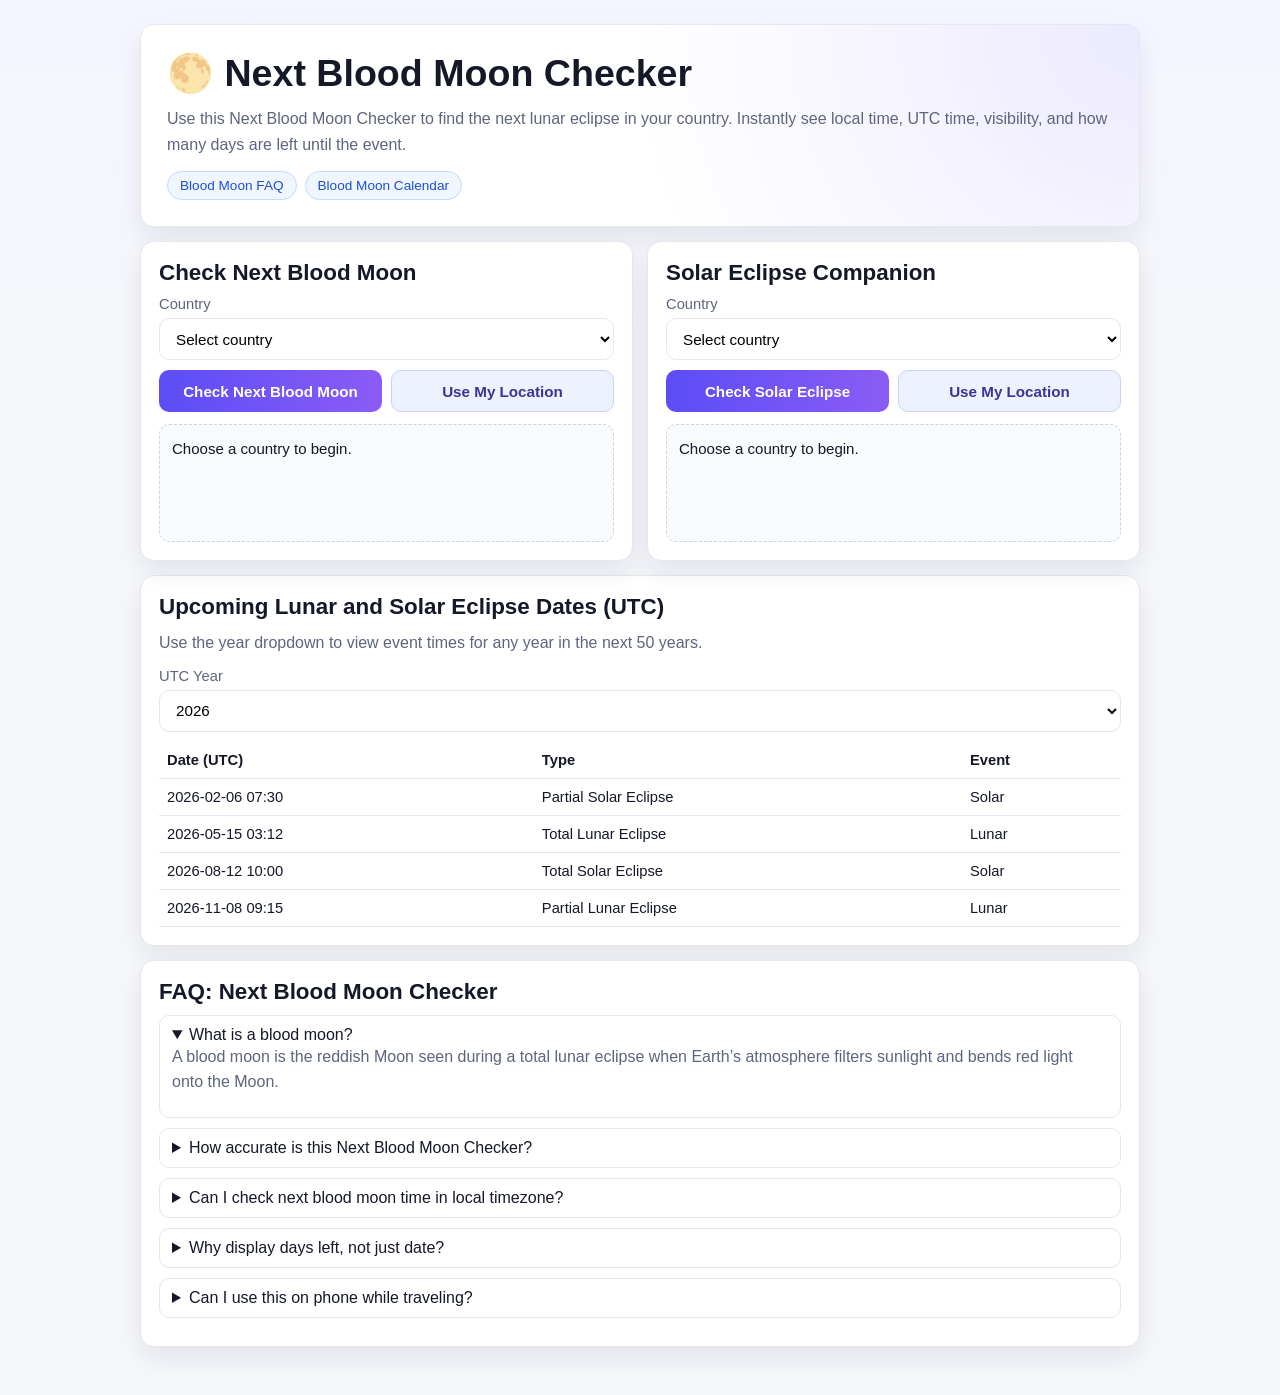
<file: index.html>
<!DOCTYPE html>
<html lang="en">
<head>
  <meta charset="UTF-8" />
  <meta name="viewport" content="width=device-width, initial-scale=1" />
  <title>Next Blood Moon Checker | Lunar Eclipse Countdown, Visibility & FAQ</title>
  <meta name="description" content="Next Blood Moon Checker helps you find the next blood moon date by country with local time, UTC time, visibility status, and a live days-left countdown." />
  <meta name="keywords" content="next blood moon checker, blood moon checker, next blood moon date, lunar eclipse countdown, blood moon visibility" />
  <meta name="robots" content="index,follow,max-image-preview:large" />
  <link rel="canonical" href="https://www.titaniumy.com/" />

  <style>
    :root {
      --bg: #f6f7fb;
      --card: #fff;
      --text: #141827;
      --muted: #5e657c;
      --accent: #5b4df6;
      --accent2: #8b5cf6;
      --ok: #0f9a85;
      --line: #e5e7eb;
      --radius: 14px;
      --shadow: 0 12px 26px rgba(10, 20, 50, 0.08);
    }
    * { box-sizing: border-box; }
    body {
      margin: 0;
      font-family: Inter, -apple-system, BlinkMacSystemFont, "Segoe UI", Roboto, Helvetica, Arial, sans-serif;
      color: var(--text);
      background: linear-gradient(180deg, #f4f5ff 0%, var(--bg) 330px);
    }
    .container {
      width: min(1000px, 92vw);
      margin: 0 auto;
      padding: 24px 0 48px;
    }
    .card {
      background: var(--card);
      border: 1px solid var(--line);
      border-radius: var(--radius);
      box-shadow: var(--shadow);
      padding: 18px;
    }
    .hero {
      background: radial-gradient(circle at right top, #eceaff 0%, #fff 50%);
      padding: 26px;
    }
    h1 { margin: 0 0 10px; line-height: 1.2; font-size: clamp(1.6rem, 4vw, 2.35rem); }
    h2 { margin: 0 0 10px; font-size: clamp(1.1rem, 2.4vw, 1.4rem); }
    p { margin: 0 0 12px; color: var(--muted); line-height: 1.6; }
    .toolbar { display: flex; gap: 8px; flex-wrap: wrap; margin-top: 14px; }
    .toolbar a {
      text-decoration: none;
      font-size: .85rem;
      color: #1d4ed8;
      background: #eff6ff;
      border: 1px solid #bfdbfe;
      border-radius: 999px;
      padding: 6px 12px;
    }
    .tool-grid {
      margin-top: 14px;
      display: grid;
      grid-template-columns: repeat(2, minmax(0, 1fr));
      gap: 14px;
    }
    label { display: block; font-size: .92rem; color: var(--muted); margin-bottom: 6px; }
    select, button {
      width: 100%; height: 42px; border-radius: 10px; padding: 0 12px; font-size: .95rem;
    }
    select { border: 1px solid var(--line); background: #fff; }
    button {
      cursor: pointer;
      border: 0;
      color: #fff;
      font-weight: 600;
      background: linear-gradient(90deg, var(--accent), var(--accent2));
    }
    .ghost { background: #eef2ff; color: #3c3298; border: 1px solid #c7d2fe; }
    .actions { margin-top: 10px; display: grid; grid-template-columns: 1fr 1fr; gap: 9px; }
    .result {
      margin-top: 12px;
      border: 1px dashed #cbd5e1;
      border-radius: 10px;
      background: #f8fafc;
      min-height: 118px;
      padding: 12px;
      font-size: .94rem;
      line-height: 1.55;
    }
    .kpi { margin-top: 8px; display: grid; grid-template-columns: repeat(4, minmax(0, 1fr)); gap: 8px; }
    .kpi div {
      border: 1px solid var(--line);
      border-radius: 10px;
      background: #fff;
      text-align: center;
      font-weight: 700;
      padding: 8px 4px;
    }
    .kpi span { display: block; font-size: .76rem; color: var(--muted); font-weight: 500; }
    table { width: 100%; border-collapse: collapse; font-size: .92rem; }
    th, td { border-bottom: 1px solid var(--line); padding: 10px 8px; text-align: left; }
    details {
      border: 1px solid var(--line);
      background: #fff;
      border-radius: 10px;
      padding: 10px 12px;
      margin-bottom: 10px;
    }
    @media (max-width: 780px) {
      .tool-grid, .actions, .kpi { grid-template-columns: 1fr; }
      .hero, .card { padding: 16px; }
    }
  </style>

  <script type="application/ld+json">
  {
    "@context": "https://schema.org",
    "@type": "FAQPage",
    "mainEntity": [
      {
        "@type": "Question",
        "name": "What is the Next Blood Moon Checker?",
        "acceptedAnswer": {
          "@type": "Answer",
          "text": "Next Blood Moon Checker is an online tool that shows the next lunar eclipse date, local time, UTC time, visibility by country, and a live countdown."
        }
      },
      {
        "@type": "Question",
        "name": "How does the Next Blood Moon Checker countdown work?",
        "acceptedAnswer": {
          "@type": "Answer",
          "text": "The countdown subtracts your current time from the next blood moon UTC timestamp and displays the remaining days, hours, minutes, and seconds."
        }
      },
      {
        "@type": "Question",
        "name": "Can I use Next Blood Moon Checker on mobile?",
        "acceptedAnswer": {
          "@type": "Answer",
          "text": "Yes. The page uses a mobile-friendly responsive layout and supports location-based country detection for quick checking."
        }
      },
      {
        "@type": "Question",
        "name": "Why might the blood moon be not visible in my country?",
        "acceptedAnswer": {
          "@type": "Answer",
          "text": "Visibility depends on Earth rotation, local horizon, and whether the eclipse happens during nighttime in your location."
        }
      }
    ]
  }
  </script>

  <script type="application/ld+json">
  {
    "@context": "https://schema.org",
    "@type": "SoftwareApplication",
    "name": "Next Blood Moon Checker",
    "applicationCategory": "UtilitiesApplication",
    "operatingSystem": "Web",
    "url": "https://www.titaniumy.com/",
    "description": "Find the next blood moon by country, including local time, UTC time, visibility, and live countdown.",
    "offers": {
      "@type": "Offer",
      "price": "0",
      "priceCurrency": "USD"
    },
    "featureList": [
      "Next blood moon lookup by country",
      "Live days-hours-minutes-seconds countdown",
      "Local time and UTC time display",
      "Visibility status",
      "Optional geolocation-based country guess"
    ]
  }
  </script>
</head>
<body>
  <main class="container">
    <section class="card hero">
      <h1>🌕 Next Blood Moon Checker</h1>
      <p>Use this Next Blood Moon Checker to find the next lunar eclipse in your country. Instantly see local time, UTC time, visibility, and how many days are left until the event.</p>
      <div class="toolbar">
        <a href="#faq">Blood Moon FAQ</a>
        <a href="#calendar">Blood Moon Calendar</a>
      </div>
    </section>

    <section class="tool-grid" aria-label="next blood moon checker tools">
      <article class="card">
        <h2>Check Next Blood Moon</h2>
        <label for="countrySelect">Country</label>
        <select id="countrySelect"><option value="">Select country</option></select>
        <div class="actions">
          <button id="checkLunar">Check Next Blood Moon</button>
          <button id="locateLunar" class="ghost">Use My Location</button>
        </div>
        <div id="lunarResult" class="result">Choose a country to begin.</div>
      </article>

      <article class="card">
        <h2>Solar Eclipse Companion</h2>
        <label for="solarCountrySelect">Country</label>
        <select id="solarCountrySelect"><option value="">Select country</option></select>
        <div class="actions">
          <button id="checkSolar">Check Solar Eclipse</button>
          <button id="locateSolar" class="ghost">Use My Location</button>
        </div>
        <div id="solarResult" class="result">Choose a country to begin.</div>
      </article>
    </section>

    <section id="calendar" class="card" style="margin-top:14px;">
      <h2>Upcoming Lunar and Solar Eclipse Dates (UTC)</h2>
      <p>Use the year dropdown to view event times for any year in the next 50 years.</p>
      <label for="calendarYearSelect">UTC Year</label>
      <select id="calendarYearSelect" aria-label="Select UTC year"></select>
      <table style="margin-top:10px;">
        <thead><tr><th>Date (UTC)</th><th>Type</th><th>Event</th></tr></thead>
        <tbody id="eventsTable"></tbody>
      </table>
    </section>

    <section id="faq" class="card" style="margin-top:14px;">
      <h2>FAQ: Next Blood Moon Checker</h2>
      <details open>
        <summary>What is a blood moon?</summary>
        <p>A blood moon is the reddish Moon seen during a total lunar eclipse when Earth’s atmosphere filters sunlight and bends red light onto the Moon.</p>
      </details>
      <details>
        <summary>How accurate is this Next Blood Moon Checker?</summary>
        <p>The countdown and conversion are time-accurate for the listed UTC event timestamps. Visibility is shown by country from the included dataset.</p>
      </details>
      <details>
        <summary>Can I check next blood moon time in local timezone?</summary>
        <p>Yes. The tool shows both local time and UTC for each upcoming event, so you can plan observation in your own timezone.</p>
      </details>
      <details>
        <summary>Why display days left, not just date?</summary>
        <p>Most users want a quick answer to "how long until the next blood moon". The days-left countdown is more intuitive than reading a timestamp alone.</p>
      </details>
      <details>
        <summary>Can I use this on phone while traveling?</summary>
        <p>Yes. Tap "Use My Location" after you arrive at your destination to refresh country selection and review likely visibility.</p>
      </details>
    </section>
  </main>

  <script>
    const countries = ["Australia", "Brazil", "China", "India", "Singapore", "South Africa", "United Kingdom", "United States"];

    const lunarData = [
      { utc: "2026-05-15T03:12:00Z", type: "Total Lunar Eclipse", visibility: { "United States": "Total", "Singapore": "Partial", "United Kingdom": "Not Visible", "Australia": "Partial", "Brazil": "Not Visible", "South Africa": "Partial" } },
      { utc: "2026-11-08T09:15:00Z", type: "Partial Lunar Eclipse", visibility: { "United States": "Partial", "Singapore": "Partial", "United Kingdom": "Partial", "Australia": "Partial", "Brazil": "Total", "South Africa": "Partial" } }
    ];

    const solarData = [
      { utc: "2026-08-12T10:00:00Z", type: "Total Solar Eclipse", visibility: { "United States": "Partial", "Singapore": "Not Visible", "United Kingdom": "Total", "Australia": "Partial", "Brazil": "Not Visible", "South Africa": "Partial" } },
      { utc: "2027-02-06T07:30:00Z", type: "Partial Solar Eclipse", visibility: { "United States": "Partial", "Singapore": "Partial", "United Kingdom": "Partial", "Australia": "Total", "Brazil": "Partial", "South Africa": "Not Visible" } }
    ];

    const calendarTemplates = [
      { month: 1, day: 6, hour: 7, minute: 30, type: "Partial Solar Eclipse", event: "Solar" },
      { month: 4, day: 15, hour: 3, minute: 12, type: "Total Lunar Eclipse", event: "Lunar" },
      { month: 7, day: 12, hour: 10, minute: 0, type: "Total Solar Eclipse", event: "Solar" },
      { month: 10, day: 8, hour: 9, minute: 15, type: "Partial Lunar Eclipse", event: "Lunar" }
    ];

    const countrySelect = document.getElementById("countrySelect");
    const solarCountrySelect = document.getElementById("solarCountrySelect");

    countries.forEach(c => {
      countrySelect.add(new Option(c, c));
      solarCountrySelect.add(new Option(c, c));
    });

    function getNextEvent(data) {
      const now = new Date();
      return data.find(e => new Date(e.utc) > now) || null;
    }

    function getCountdown(targetDate) {
      const diff = targetDate - new Date();
      if (diff <= 0) return null;
      return {
        d: Math.floor(diff / 86400000),
        h: Math.floor((diff % 86400000) / 3600000),
        m: Math.floor((diff % 3600000) / 60000),
        s: Math.floor((diff % 60000) / 1000)
      };
    }

    function renderEvent({ country, dataset, box, label }) {
      const event = getNextEvent(dataset);
      if (!event) {
        box.textContent = `No upcoming ${label} data.`;
        return;
      }
      const dt = new Date(event.utc);
      const local = dt.toLocaleString("en-US", {
        year: "numeric",
        month: "long",
        day: "numeric",
        hour: "2-digit",
        minute: "2-digit",
        second: "2-digit",
        hour12: false
      });
      const vis = event.visibility[country] || "Unknown";

      box.innerHTML = `
        <strong>Next ${label}</strong><br>
        Country: ${country}<br>
        Event Type: ${event.type}<br>
        Local Time: ${local}<br>
        UTC Time: ${dt.toISOString()}<br>
        Visibility: <span style="color:var(--ok);font-weight:700">${vis}</span>
        <div class="kpi">
          <div id="d">-<span>Days</span></div>
          <div id="h">-<span>Hours</span></div>
          <div id="m">-<span>Minutes</span></div>
          <div id="s">-<span>Seconds</span></div>
        </div>
      `;

      const tick = () => {
        const t = getCountdown(dt);
        if (!t) return;
        box.querySelector("#d").innerHTML = `${t.d}<span>Days</span>`;
        box.querySelector("#h").innerHTML = `${t.h}<span>Hours</span>`;
        box.querySelector("#m").innerHTML = `${t.m}<span>Minutes</span>`;
        box.querySelector("#s").innerHTML = `${t.s}<span>Seconds</span>`;
      };

      tick();
      clearInterval(box._timer);
      box._timer = setInterval(tick, 1000);
    }

    async function guessCountryByLocation() {
      if (!navigator.geolocation) throw new Error("Geolocation not supported");
      const position = await new Promise((resolve, reject) => navigator.geolocation.getCurrentPosition(resolve, reject));
      const { latitude: lat, longitude: lng } = position.coords;
      if (lat > 24 && lng > -125 && lng < -66) return "United States";
      if (lat > 49 && lng > -9 && lng < 2) return "United Kingdom";
      if (lat < -10 && lng > 110 && lng < 154) return "Australia";
      if (lat > 1 && lat < 2 && lng > 103 && lng < 105) return "Singapore";
      if (lat < -10 && lng > -74 && lng < -34) return "Brazil";
      if (lat < -22 && lng > 16 && lng < 33) return "South Africa";
      return "India";
    }

    document.getElementById("checkLunar").onclick = () => {
      const country = countrySelect.value;
      if (!country) return alert("Please select a country.");
      renderEvent({ country, dataset: lunarData, box: document.getElementById("lunarResult"), label: "Blood Moon" });
    };

    document.getElementById("checkSolar").onclick = () => {
      const country = solarCountrySelect.value;
      if (!country) return alert("Please select a country.");
      renderEvent({ country, dataset: solarData, box: document.getElementById("solarResult"), label: "Solar Eclipse" });
    };

    document.getElementById("locateLunar").onclick = async () => {
      try {
        const country = await guessCountryByLocation();
        countrySelect.value = country;
        document.getElementById("checkLunar").click();
      } catch {
        alert("Location failed. Please select a country manually.");
      }
    };

    document.getElementById("locateSolar").onclick = async () => {
      try {
        const country = await guessCountryByLocation();
        solarCountrySelect.value = country;
        document.getElementById("checkSolar").click();
      } catch {
        alert("Location failed. Please select a country manually.");
      }
    };

    function buildCalendarEvents(year) {
      return calendarTemplates
        .map(t => {
          const utc = new Date(Date.UTC(year, t.month, t.day, t.hour, t.minute, 0)).toISOString();
          return { utc, type: t.type, event: t.event };
        })
        .sort((a, b) => new Date(a.utc) - new Date(b.utc));
    }

    const calendarYearSelect = document.getElementById("calendarYearSelect");
    const startYear = new Date().getUTCFullYear();
    const endYear = startYear + 50;

    for (let year = startYear; year <= endYear; year++) {
      calendarYearSelect.add(new Option(String(year), String(year)));
    }

    function renderCalendar(year) {
      const rows = buildCalendarEvents(Number(year));
      document.getElementById("eventsTable").innerHTML = rows
        .map(e => `<tr><td>${new Date(e.utc).toISOString().replace("T", " ").slice(0, 16)}</td><td>${e.type}</td><td>${e.event}</td></tr>`)
        .join("");
    }

    calendarYearSelect.value = String(startYear);
    calendarYearSelect.onchange = (e) => renderCalendar(e.target.value);
    renderCalendar(startYear);
  </script>
</body>
</html>
</file>
